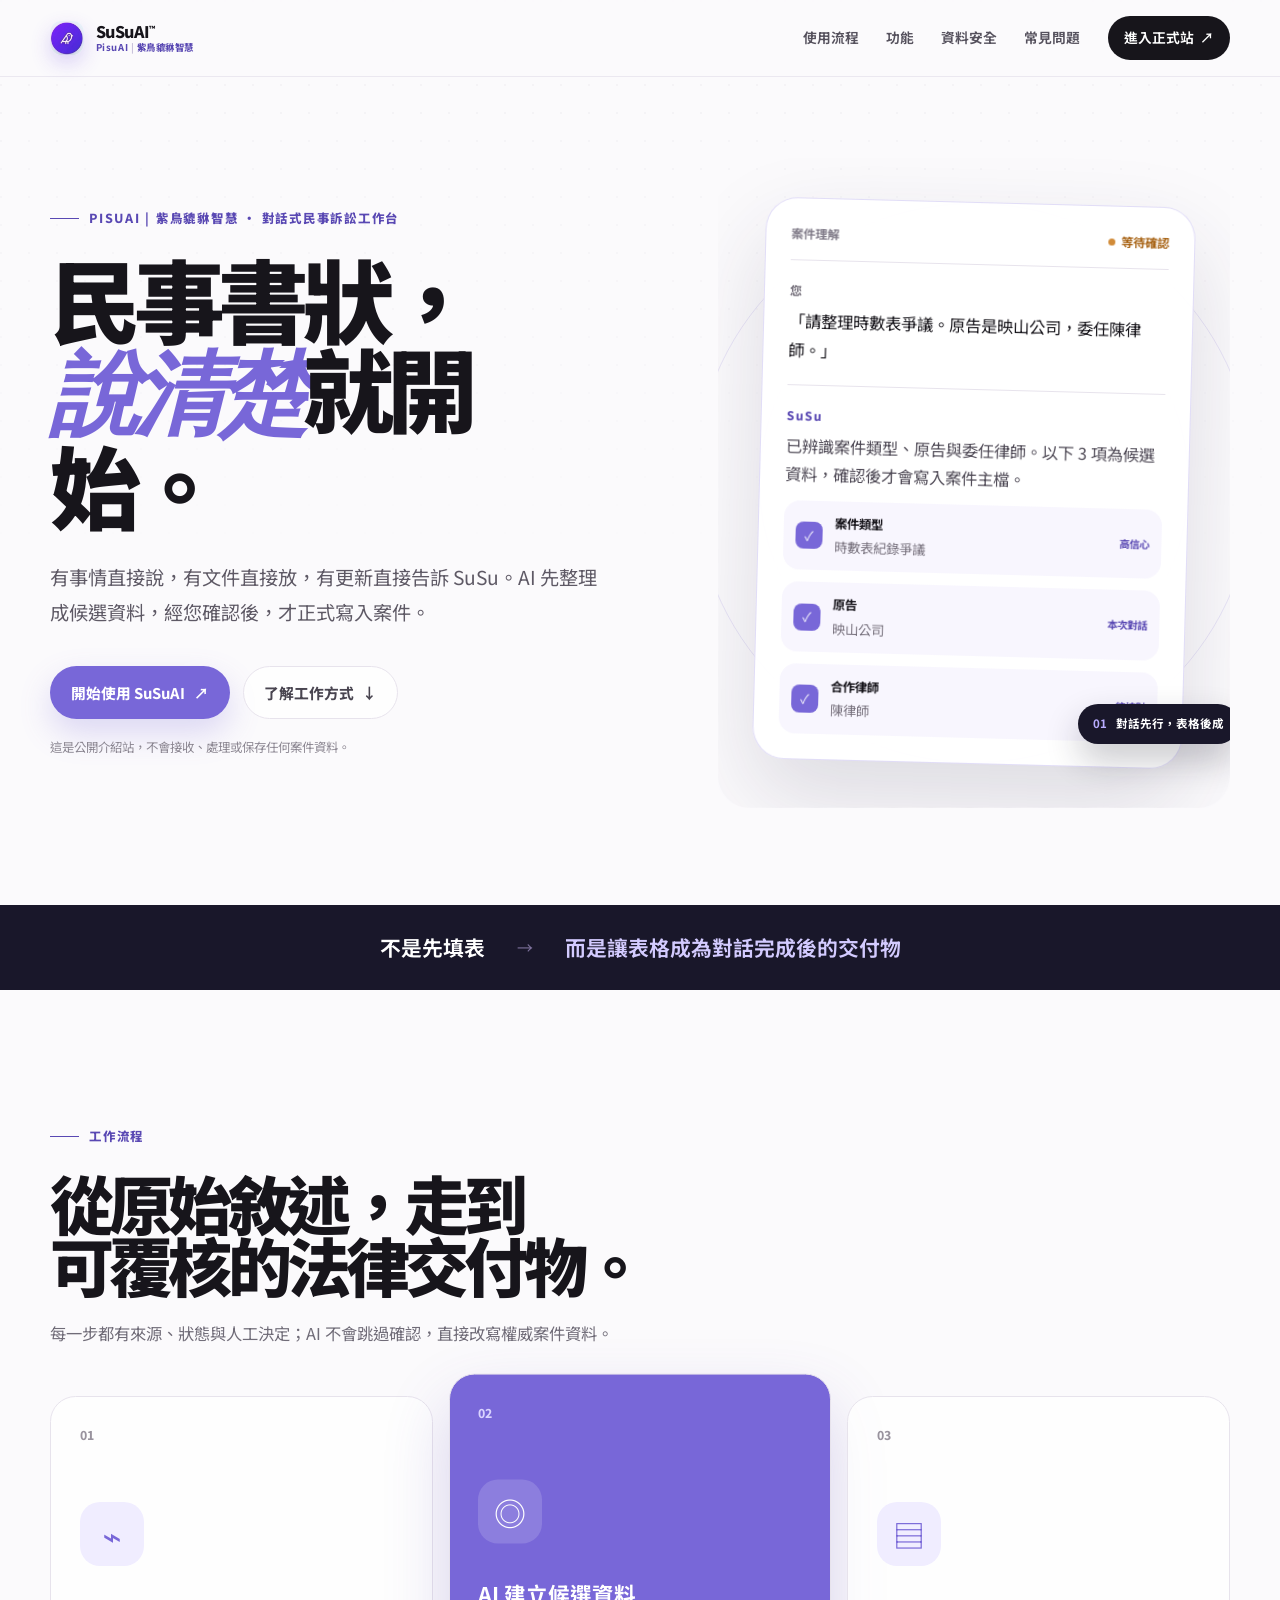
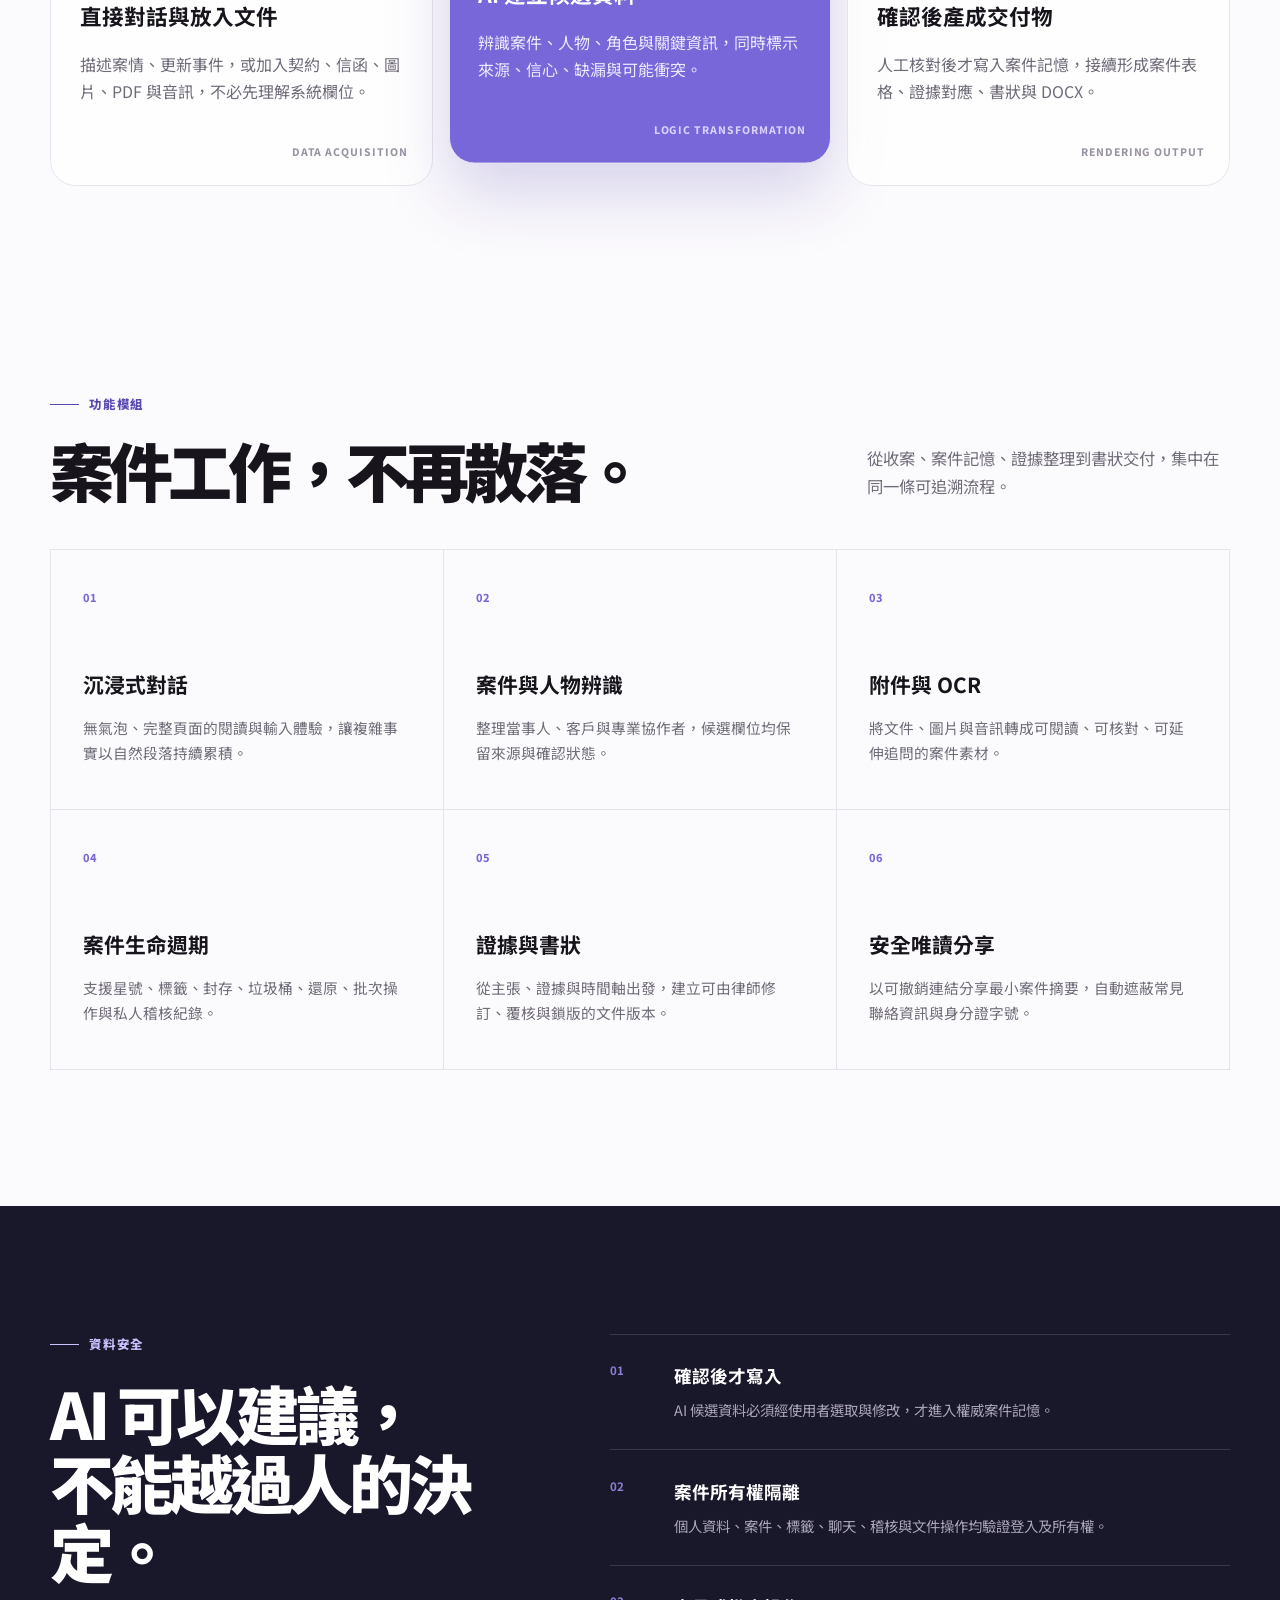
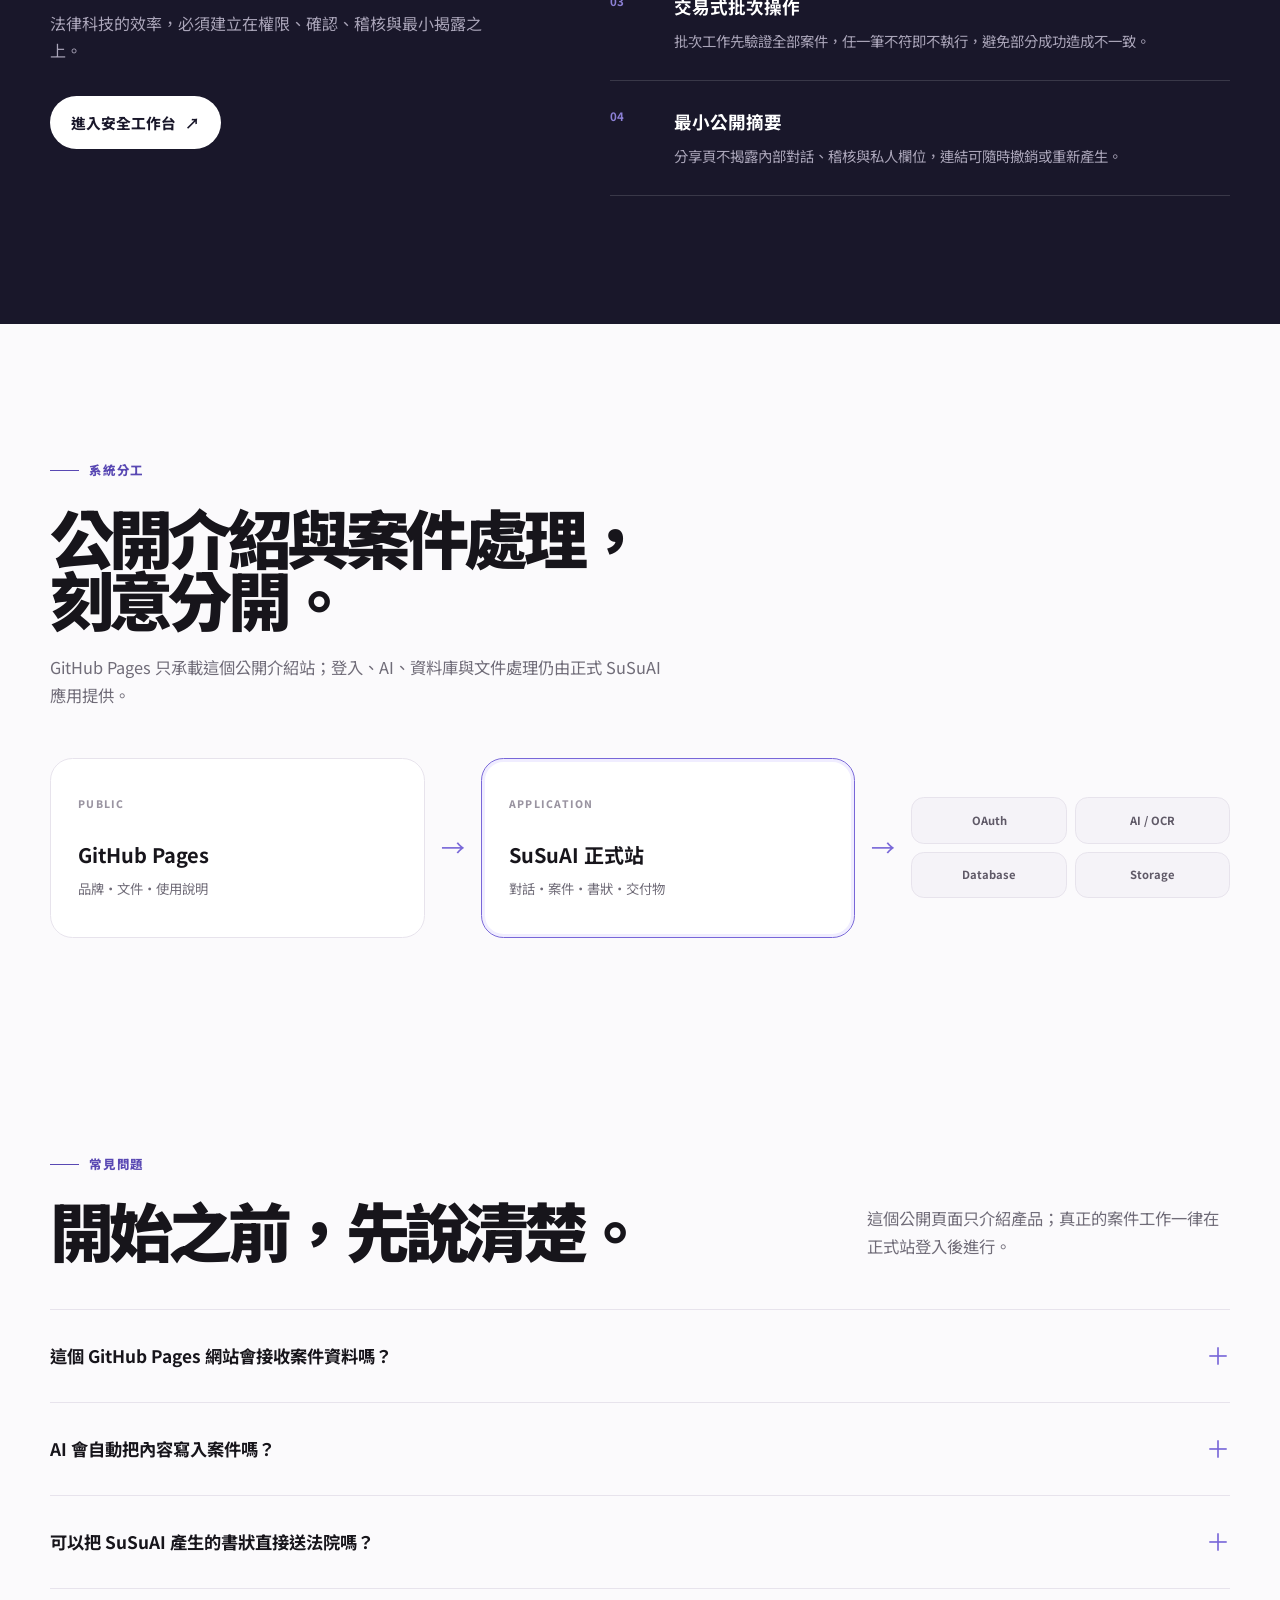
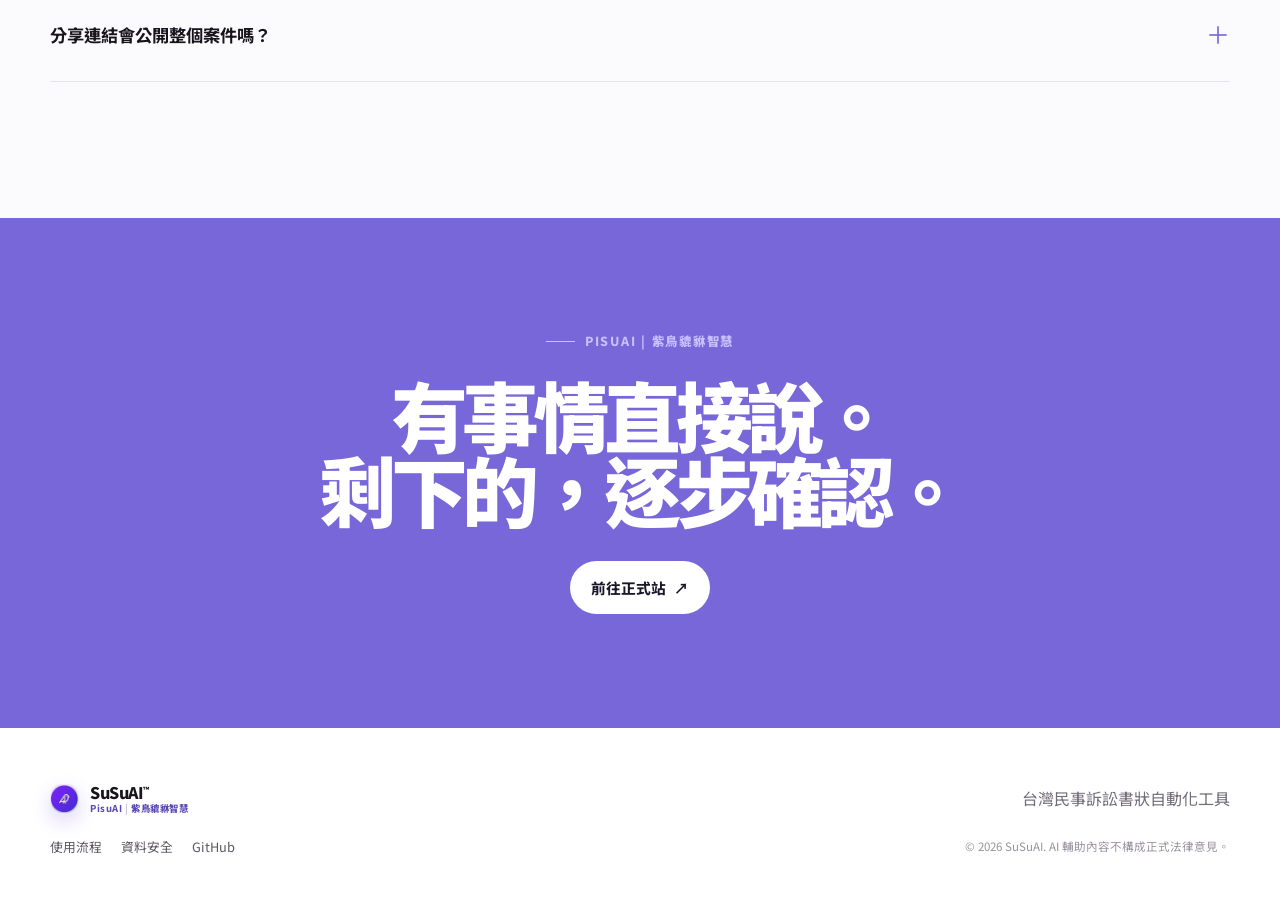
<file: index.html>
<!doctype html>
<html lang="zh-Hant">
  <head>
    <meta charset="UTF-8" />
    <meta name="viewport" content="width=device-width, initial-scale=1" />
    <meta name="theme-color" content="#f8f7fc" />
    <meta
      name="description"
      content="SuSuAI 是以對話為入口的台灣民事訴訟書狀協作工具，協助整理案件資料、確認 AI 候選欄位、管理證據與產出可覆核交付物。"
    />
    <meta name="robots" content="index,follow,max-image-preview:large" />
    <meta property="og:type" content="website" />
    <meta property="og:locale" content="zh_TW" />
    <meta property="og:site_name" content="PisuAI｜紫鳥貔貅智慧" />
    <meta property="og:title" content="SuSuAI｜民事書狀，說清楚就開始" />
    <meta
      property="og:description"
      content="從對話與文件開始，由 AI 建立候選資料，經人工確認後形成案件記憶與法律交付物。"
    />
    <meta property="og:url" content="https://kuohuafan.github.io/susuai-pages/" />
    <link rel="canonical" href="https://kuohuafan.github.io/susuai-pages/" />
    <link rel="preconnect" href="https://fonts.googleapis.com" />
    <link rel="preconnect" href="https://fonts.gstatic.com" crossorigin />
    <link
      href="https://fonts.googleapis.com/css2?family=Noto+Sans+TC:wght@400;500;600;700;800;900&family=Source+Serif+4:ital,wght@0,600;1,600&display=swap"
      rel="stylesheet"
    />
    <link rel="icon" type="image/png" href="./pisuai-logo.png" />
    <link rel="stylesheet" href="./styles.css" />
    <title>SuSuAI｜民事書狀，說清楚就開始</title>
  </head>
  <body>
    <a class="skip-link" href="#main">跳至主要內容</a>

    <header class="site-header" data-header>
      <a class="brand" href="#top" aria-label="SuSuAI 首頁">
        <span class="brand-mark" aria-hidden="true">
          <img src="./pisuai-logo.png" alt="" />
        </span>
        <span class="brand-copy"><span class="brand-product">SuSuAI<sup>™</sup></span><span class="brand-signature">PisuAI <b>|</b> 紫鳥貔貅智慧</span></span>
      </a>

      <button class="menu-toggle" type="button" aria-expanded="false" aria-controls="site-nav" data-menu-toggle>
        <span class="sr-only">開啟導覽選單</span>
        <span></span><span></span><span></span>
      </button>

      <nav class="site-nav" id="site-nav" aria-label="主要導覽" data-nav>
        <a href="#workflow">使用流程</a>
        <a href="#features">功能</a>
        <a href="#security">資料安全</a>
        <a href="#faq">常見問題</a>
        <a class="nav-cta" href="https://susuai2.manus.space/" target="_blank" rel="noopener noreferrer">
          進入正式站
          <span aria-hidden="true">↗</span>
        </a>
      </nav>
    </header>

    <main id="main">
      <section class="hero" id="top">
        <div class="hero-copy">
          <p class="eyebrow"><span></span> PisuAI | 紫鳥貔貅智慧 · 對話式民事訴訟工作台</p>
          <h1>民事書狀，<br /><em>說清楚</em>就開始。</h1>
          <p class="hero-lead">
            有事情直接說，有文件直接放，有更新直接告訴 SuSu。AI 先整理成候選資料，經您確認後，才正式寫入案件。
          </p>
          <div class="hero-actions">
            <a class="button button-primary" href="https://susuai2.manus.space/" target="_blank" rel="noopener noreferrer">
              開始使用 SuSuAI <span aria-hidden="true">↗</span>
            </a>
            <a class="button button-quiet" href="#workflow">了解工作方式 <span aria-hidden="true">↓</span></a>
          </div>
          <p class="public-note">這是公開介紹站，不會接收、處理或保存任何案件資料。</p>
        </div>

        <div class="hero-stage" aria-label="SuSuAI 工作流程預覽">
          <div class="stage-orbit orbit-one"></div>
          <div class="stage-orbit orbit-two"></div>
          <article class="conversation-sheet">
            <div class="sheet-topline">
              <span>案件理解</span>
              <span class="status"><i></i> 等待確認</span>
            </div>
            <p class="speaker">您</p>
            <p class="statement">「請整理時數表爭議。原告是映山公司，委任陳律師。」</p>
            <div class="rule"></div>
            <p class="speaker accent">SuSu</p>
            <p class="response">已辨識案件類型、原告與委任律師。以下 3 項為候選資料，確認後才會寫入案件主檔。</p>
            <div class="candidate-row">
              <span class="candidate-check">✓</span>
              <span><strong>案件類型</strong><small>時數表紀錄爭議</small></span>
              <span class="confidence">高信心</span>
            </div>
            <div class="candidate-row">
              <span class="candidate-check">✓</span>
              <span><strong>原告</strong><small>映山公司</small></span>
              <span class="confidence">本次對話</span>
            </div>
            <div class="candidate-row">
              <span class="candidate-check">✓</span>
              <span><strong>合作律師</strong><small>陳律師</small></span>
              <span class="confidence">待核對</span>
            </div>
          </article>
          <div class="stage-caption"><span>01</span> 對話先行，表格後成</div>
        </div>
      </section>

      <section class="principle-band" aria-label="核心原則">
        <p>不是先填表</p><span>→</span><p>而是讓表格成為對話完成後的交付物</p>
      </section>

      <section class="section workflow" id="workflow">
        <div class="section-heading">
          <p class="eyebrow"><span></span> 工作流程</p>
          <h2>從原始敘述，走到<br />可覆核的法律交付物。</h2>
          <p>每一步都有來源、狀態與人工決定；AI 不會跳過確認，直接改寫權威案件資料。</p>
        </div>
        <div class="workflow-grid">
          <article class="workflow-card">
            <div class="step-number">01</div>
            <div class="step-icon" aria-hidden="true">⌁</div>
            <h3>直接對話與放入文件</h3>
            <p>描述案情、更新事件，或加入契約、信函、圖片、PDF 與音訊，不必先理解系統欄位。</p>
            <span class="card-tag">Data acquisition</span>
          </article>
          <article class="workflow-card featured">
            <div class="step-number">02</div>
            <div class="step-icon" aria-hidden="true">◎</div>
            <h3>AI 建立候選資料</h3>
            <p>辨識案件、人物、角色與關鍵資訊，同時標示來源、信心、缺漏與可能衝突。</p>
            <span class="card-tag">Logic transformation</span>
          </article>
          <article class="workflow-card">
            <div class="step-number">03</div>
            <div class="step-icon" aria-hidden="true">▤</div>
            <h3>確認後產成交付物</h3>
            <p>人工核對後才寫入案件記憶，接續形成案件表格、證據對應、書狀與 DOCX。</p>
            <span class="card-tag">Rendering output</span>
          </article>
        </div>
      </section>

      <section class="section features" id="features">
        <div class="section-heading split-heading">
          <div>
            <p class="eyebrow"><span></span> 功能模組</p>
            <h2>案件工作，不再散落。</h2>
          </div>
          <p>從收案、案件記憶、證據整理到書狀交付，集中在同一條可追溯流程。</p>
        </div>
        <div class="feature-grid">
          <article class="feature-item"><span>01</span><h3>沉浸式對話</h3><p>無氣泡、完整頁面的閱讀與輸入體驗，讓複雜事實以自然段落持續累積。</p></article>
          <article class="feature-item"><span>02</span><h3>案件與人物辨識</h3><p>整理當事人、客戶與專業協作者，候選欄位均保留來源與確認狀態。</p></article>
          <article class="feature-item"><span>03</span><h3>附件與 OCR</h3><p>將文件、圖片與音訊轉成可閱讀、可核對、可延伸追問的案件素材。</p></article>
          <article class="feature-item"><span>04</span><h3>案件生命週期</h3><p>支援星號、標籤、封存、垃圾桶、還原、批次操作與私人稽核紀錄。</p></article>
          <article class="feature-item"><span>05</span><h3>證據與書狀</h3><p>從主張、證據與時間軸出發，建立可由律師修訂、覆核與鎖版的文件版本。</p></article>
          <article class="feature-item"><span>06</span><h3>安全唯讀分享</h3><p>以可撤銷連結分享最小案件摘要，自動遮蔽常見聯絡資訊與身分證字號。</p></article>
        </div>
      </section>

      <section class="section security" id="security">
        <div class="security-intro">
          <p class="eyebrow light"><span></span> 資料安全</p>
          <h2>AI 可以建議，<br />不能越過人的決定。</h2>
          <p>法律科技的效率，必須建立在權限、確認、稽核與最小揭露之上。</p>
          <a class="button button-light" href="https://susuai2.manus.space/" target="_blank" rel="noopener noreferrer">進入安全工作台 <span aria-hidden="true">↗</span></a>
        </div>
        <div class="security-list">
          <article><b>01</b><div><h3>確認後才寫入</h3><p>AI 候選資料必須經使用者選取與修改，才進入權威案件記憶。</p></div></article>
          <article><b>02</b><div><h3>案件所有權隔離</h3><p>個人資料、案件、標籤、聊天、稽核與文件操作均驗證登入及所有權。</p></div></article>
          <article><b>03</b><div><h3>交易式批次操作</h3><p>批次工作先驗證全部案件，任一筆不符即不執行，避免部分成功造成不一致。</p></div></article>
          <article><b>04</b><div><h3>最小公開摘要</h3><p>分享頁不揭露內部對話、稽核與私人欄位，連結可隨時撤銷或重新產生。</p></div></article>
        </div>
      </section>

      <section class="section architecture" id="architecture">
        <div class="section-heading">
          <p class="eyebrow"><span></span> 系統分工</p>
          <h2>公開介紹與案件處理，<br />刻意分開。</h2>
          <p>GitHub Pages 只承載這個公開介紹站；登入、AI、資料庫與文件處理仍由正式 SuSuAI 應用提供。</p>
        </div>
        <div class="architecture-map" role="img" aria-label="GitHub Pages 公開介紹站導向 Manus 正式應用，正式應用連接 OAuth、AI、資料庫與檔案儲存">
          <div class="arch-node public"><span>PUBLIC</span><strong>GitHub Pages</strong><small>品牌・文件・使用說明</small></div>
          <div class="arch-arrow">→</div>
          <div class="arch-node app"><span>APPLICATION</span><strong>SuSuAI 正式站</strong><small>對話・案件・書狀・交付物</small></div>
          <div class="arch-arrow desktop-only">→</div>
          <div class="arch-stack">
            <span>OAuth</span><span>AI / OCR</span><span>Database</span><span>Storage</span>
          </div>
        </div>
      </section>

      <section class="section faq" id="faq">
        <div class="section-heading split-heading">
          <div>
            <p class="eyebrow"><span></span> 常見問題</p>
            <h2>開始之前，先說清楚。</h2>
          </div>
          <p>這個公開頁面只介紹產品；真正的案件工作一律在正式站登入後進行。</p>
        </div>
        <div class="faq-list">
          <details><summary>這個 GitHub Pages 網站會接收案件資料嗎？<span>＋</span></summary><p>不會。本頁沒有登入、表單、上傳、API 或案件處理功能；所有工作按鈕都會開啟 SuSuAI 正式站。</p></details>
          <details><summary>AI 會自動把內容寫入案件嗎？<span>＋</span></summary><p>不會。AI 先建立候選欄位並標示來源與信心；只有使用者確認的項目才會進入正式案件記憶。</p></details>
          <details><summary>可以把 SuSuAI 產生的書狀直接送法院嗎？<span>＋</span></summary><p>不建議。系統提供草稿、格式檢查與協作工具，但正式法律意見、法條引用、訴訟策略及送件內容仍應由承辦律師核閱。</p></details>
          <details><summary>分享連結會公開整個案件嗎？<span>＋</span></summary><p>不會。唯讀分享只回傳最小必要摘要，排除內部對話、稽核與私人欄位；案件擁有者也可以撤銷或重建連結。</p></details>
        </div>
      </section>

      <section class="closing-cta">
        <p class="eyebrow light"><span></span> PisuAI | 紫鳥貔貅智慧</p>
        <h2>有事情直接說。<br />剩下的，逐步確認。</h2>
        <a class="button button-light" href="https://susuai2.manus.space/" target="_blank" rel="noopener noreferrer">前往正式站 <span aria-hidden="true">↗</span></a>
      </section>
    </main>

    <footer class="site-footer">
      <a class="brand" href="#top"><span class="brand-mark small" aria-hidden="true"><img src="./pisuai-logo.png" alt="" /></span><span class="brand-copy"><span class="brand-product">SuSuAI<sup>™</sup></span><span class="brand-signature">PisuAI <b>|</b> 紫鳥貔貅智慧</span></span></a>
      <p>台灣民事訴訟書狀自動化工具</p>
      <nav aria-label="頁尾導覽"><a href="#workflow">使用流程</a><a href="#security">資料安全</a><a href="https://github.com/KuohuaFan/susuai-pages" target="_blank" rel="noopener noreferrer">GitHub</a></nav>
      <p class="copyright">© <span data-year></span> SuSuAI. AI 輔助內容不構成正式法律意見。</p>
    </footer>

    <script src="./script.js" defer></script>
  </body>
</html>
</file>
<file: styles.css>
:root {
  --paper: #fbfafc;
  --white: #ffffff;
  --ink: #17151b;
  --muted: #706c78;
  --line: #e7e3ec;
  --lavender: #7867d8;
  --lavender-dark: #5948b3;
  --lavender-soft: #f0edff;
  --lilac: #e6e0ff;
  --navy: #19172a;
  --amber: #a86416;
  --max-width: 1180px;
  --ease-out: cubic-bezier(0.23, 1, 0.32, 1);
}

* { box-sizing: border-box; }
html { scroll-behavior: smooth; }
body {
  margin: 0;
  min-width: 320px;
  overflow-x: hidden;
  background: var(--paper);
  color: var(--ink);
  font-family: "Noto Sans TC", system-ui, -apple-system, BlinkMacSystemFont, "Segoe UI", sans-serif;
  line-height: 1.7;
  text-rendering: optimizeLegibility;
}
body::before {
  content: "";
  position: fixed;
  inset: 0;
  pointer-events: none;
  opacity: 0.22;
  background-image: radial-gradient(circle at 1px 1px, rgba(55, 45, 83, 0.18) 1px, transparent 0);
  background-size: 28px 28px;
  mask-image: linear-gradient(to bottom, black, transparent 68%);
  z-index: -1;
}
a { color: inherit; }
button, a { -webkit-tap-highlight-color: transparent; }
button:focus-visible, a:focus-visible, summary:focus-visible { outline: 3px solid rgba(120, 103, 216, 0.45); outline-offset: 4px; }
.sr-only { position: absolute; width: 1px; height: 1px; padding: 0; margin: -1px; overflow: hidden; clip: rect(0, 0, 0, 0); white-space: nowrap; border: 0; }
.skip-link { position: fixed; top: 0; left: 1rem; z-index: 100; transform: translateY(-120%); background: var(--ink); color: white; padding: 0.7rem 1rem; border-radius: 0 0 0.75rem 0.75rem; transition: transform 160ms var(--ease-out); }
.skip-link:focus { transform: translateY(0); }

.site-header {
  position: sticky;
  top: 0;
  z-index: 50;
  display: flex;
  align-items: center;
  justify-content: space-between;
  width: 100%;
  padding: 1rem max(1.25rem, calc((100vw - var(--max-width)) / 2));
  background: rgba(251, 250, 252, 0.9);
  border-bottom: 1px solid rgba(231, 227, 236, 0.78);
  backdrop-filter: blur(18px);
}
.brand { display: inline-flex; min-width: 0; align-items: center; gap: 0.72rem; text-decoration: none; }
.brand sup { font-size: 0.5em; vertical-align: super; }
.brand-mark { display: grid; flex: 0 0 auto; width: 2.15rem; height: 2.15rem; overflow: hidden; place-items: center; border-radius: 0.72rem; box-shadow: 0 8px 20px rgba(92, 52, 219, 0.2); }
.brand-mark img { display: block; width: 100%; height: 100%; object-fit: cover; }
.brand-mark.small { width: 1.8rem; height: 1.8rem; font-size: 0.76rem; }
.brand-copy { display: grid; min-width: 0; line-height: 1.05; }
.brand-product { color: var(--ink); font-size: 1rem; font-weight: 850; letter-spacing: -0.03em; }
.brand-signature { margin-top: 0.23rem; color: var(--lavender-dark); font-size: 0.59rem; font-weight: 750; letter-spacing: 0.055em; white-space: nowrap; }
.brand-signature b { color: #b3aacd; font-weight: 500; }
.site-nav { display: flex; align-items: center; gap: 1.7rem; }
.site-nav a { color: #55515d; font-size: 0.86rem; font-weight: 650; text-decoration: none; transition: color 160ms var(--ease-out); }
.site-nav a:hover { color: var(--ink); }
.site-nav .nav-cta { display: inline-flex; align-items: center; gap: 0.4rem; padding: 0.65rem 1rem; border-radius: 999px; background: var(--ink); color: white; }
.menu-toggle { display: none; width: 2.75rem; height: 2.75rem; place-items: center; gap: 4px; border: 0; border-radius: 50%; background: var(--white); box-shadow: 0 8px 25px rgba(30, 25, 50, 0.08); }
.menu-toggle span:not(.sr-only) { display: block; width: 17px; height: 1.5px; background: currentColor; transition: transform 180ms var(--ease-out), opacity 180ms var(--ease-out); }
.menu-toggle[aria-expanded="true"] span:nth-child(2) { transform: translateY(5.5px) rotate(45deg); }
.menu-toggle[aria-expanded="true"] span:nth-child(3) { opacity: 0; }
.menu-toggle[aria-expanded="true"] span:nth-child(4) { transform: translateY(-5.5px) rotate(-45deg); }

.hero { position: relative; display: grid; grid-template-columns: minmax(0, 1.05fr) minmax(380px, 0.95fr); align-items: center; gap: clamp(3rem, 8vw, 7.5rem); width: min(var(--max-width), calc(100% - 2.5rem)); min-height: calc(100svh - 72px); margin: 0 auto; padding: 5rem 0 6rem; }
.hero-copy { position: relative; z-index: 2; }
.eyebrow { display: flex; align-items: center; gap: 0.65rem; margin: 0 0 1.45rem; color: var(--lavender-dark); font-size: 0.78rem; font-weight: 800; letter-spacing: 0.14em; text-transform: uppercase; }
.eyebrow span { width: 1.8rem; height: 1px; background: currentColor; }
.eyebrow.light { color: #c9c0ff; }
.hero h1, .section h2, .closing-cta h2 { margin: 0; font-size: clamp(3.6rem, 7.1vw, 6.8rem); line-height: 0.98; letter-spacing: -0.075em; font-weight: 900; }
.hero h1 em { color: var(--lavender); font-family: "Source Serif 4", serif; font-weight: 600; }
.hero-lead { max-width: 44rem; margin: 2rem 0 0; color: #5e5965; font-size: clamp(1.05rem, 1.5vw, 1.3rem); line-height: 1.85; }
.hero-actions { display: flex; flex-wrap: wrap; gap: 0.8rem; margin-top: 2.2rem; }
.button { display: inline-flex; min-height: 3.25rem; align-items: center; justify-content: center; gap: 0.55rem; padding: 0.8rem 1.25rem; border: 1px solid transparent; border-radius: 999px; font-size: 0.92rem; font-weight: 750; text-decoration: none; transition: transform 160ms var(--ease-out), background 160ms var(--ease-out), box-shadow 160ms var(--ease-out); }
.button:active { transform: scale(0.97); }
.button-primary { background: var(--lavender); color: white; box-shadow: 0 14px 32px rgba(120, 103, 216, 0.24); }
.button-primary:hover { background: var(--lavender-dark); transform: translateY(-2px); }
.button-quiet { border-color: var(--line); background: rgba(255,255,255,0.7); color: #494550; }
.button-quiet:hover { background: white; }
.button-light { background: white; color: var(--navy); }
.public-note { margin: 1.15rem 0 0; color: #8b8691; font-size: 0.78rem; }

.hero-stage { position: relative; min-height: 650px; display: grid; place-items: center; overflow: hidden; border-radius: 2rem; }
.stage-orbit { position: absolute; border: 1px solid rgba(120, 103, 216, 0.15); border-radius: 50%; }
.orbit-one { width: 560px; height: 560px; }
.orbit-two { width: 430px; height: 430px; }
.conversation-sheet { position: relative; z-index: 2; width: min(100%, 430px); padding: 1.55rem; border: 1px solid rgba(120, 103, 216, 0.22); border-radius: 2rem; background: rgba(255, 255, 255, 0.92); box-shadow: 0 38px 90px rgba(44, 37, 73, 0.15); backdrop-filter: blur(16px); transform: rotate(1.5deg); }
.sheet-topline { display: flex; justify-content: space-between; align-items: center; padding-bottom: 1rem; border-bottom: 1px solid var(--line); color: #847f8c; font-size: 0.76rem; font-weight: 700; }
.status { display: inline-flex; align-items: center; gap: 0.4rem; color: var(--amber); }
.status i { width: 0.45rem; height: 0.45rem; border-radius: 50%; background: #d18b38; }
.speaker { margin: 1.25rem 0 0.35rem; color: #7b7681; font-size: 0.75rem; font-weight: 800; letter-spacing: 0.08em; }
.speaker.accent { color: var(--lavender-dark); }
.statement, .response { margin: 0; font-size: 1.02rem; line-height: 1.75; }
.response { color: #4f4a56; }
.rule { height: 1px; margin-top: 1.25rem; background: var(--line); }
.candidate-row { display: grid; grid-template-columns: auto 1fr auto; align-items: center; gap: 0.75rem; margin-top: 0.75rem; padding: 0.75rem; border-radius: 1rem; background: #f8f6fe; }
.candidate-check { display: grid; width: 1.7rem; height: 1.7rem; place-items: center; border-radius: 0.5rem; background: var(--lavender); color: white; font-size: 0.8rem; }
.candidate-row strong, .candidate-row small { display: block; }
.candidate-row strong { font-size: 0.78rem; }
.candidate-row small { margin-top: 0.12rem; color: #77717d; }
.confidence { color: var(--lavender-dark); font-size: 0.65rem; font-weight: 700; }
.stage-caption { position: absolute; right: -0.5rem; bottom: 4rem; z-index: 3; display: flex; align-items: center; gap: 0.55rem; padding: 0.65rem 0.9rem; border-radius: 999px; background: var(--navy); color: white; font-size: 0.72rem; font-weight: 700; box-shadow: 0 16px 34px rgba(25, 23, 42, 0.24); }
.stage-caption span { color: #b9adff; }

.principle-band { display: flex; align-items: center; justify-content: center; gap: 2rem; padding: 1.55rem 1.5rem; background: var(--navy); color: white; text-align: center; }
.principle-band p { margin: 0; font-size: clamp(0.95rem, 1.7vw, 1.3rem); font-weight: 650; }
.principle-band p:last-child { color: #d3cbff; }
.principle-band span { color: #7f739e; }

.section { width: min(var(--max-width), calc(100% - 2.5rem)); margin: 0 auto; padding: 8.5rem 0; }
.section-heading { max-width: 790px; margin-bottom: 3rem; }
.section-heading h2 { font-size: clamp(2.45rem, 5vw, 4.8rem); }
.section-heading > p:last-child, .split-heading > p { max-width: 620px; margin: 1.5rem 0 0; color: var(--muted); font-size: 1.02rem; }
.split-heading { display: grid; max-width: none; grid-template-columns: 1.35fr 0.65fr; align-items: end; gap: 4rem; }

.workflow-grid { display: grid; grid-template-columns: repeat(3, 1fr); gap: 1rem; }
.workflow-card { position: relative; min-height: 390px; padding: 1.8rem; border: 1px solid var(--line); border-radius: 1.6rem; background: rgba(255,255,255,0.72); overflow: hidden; }
.workflow-card.featured { background: var(--lavender); color: white; transform: translateY(-1.4rem); box-shadow: 0 30px 65px rgba(94, 78, 184, 0.22); }
.step-number { color: #99939e; font-size: 0.76rem; font-weight: 800; }
.featured .step-number { color: #d9d3ff; }
.step-icon { display: grid; width: 4rem; height: 4rem; place-items: center; margin: 3.5rem 0 2rem; border-radius: 1.25rem; background: var(--lavender-soft); color: var(--lavender); font-size: 2rem; }
.featured .step-icon { background: rgba(255,255,255,0.15); color: white; }
.workflow-card h3 { margin: 0; font-size: 1.35rem; }
.workflow-card p { color: var(--muted); }
.featured p { color: #edeaff; }
.card-tag { position: absolute; right: 1.5rem; bottom: 1.5rem; color: #9a94a1; font-size: 0.65rem; font-weight: 800; letter-spacing: 0.09em; text-transform: uppercase; }
.featured .card-tag { color: #d8d1ff; }

.features { padding-top: 4.5rem; }
.feature-grid { display: grid; grid-template-columns: repeat(3, 1fr); border-top: 1px solid var(--line); border-left: 1px solid var(--line); }
.feature-item { min-height: 260px; padding: 2rem; border-right: 1px solid var(--line); border-bottom: 1px solid var(--line); background: rgba(251, 250, 252, 0.62); transition: background 180ms var(--ease-out), transform 180ms var(--ease-out); }
.feature-item:hover { position: relative; background: white; transform: translateY(-3px); box-shadow: 0 20px 44px rgba(34, 28, 54, 0.08); }
.feature-item > span { color: var(--lavender); font-size: 0.68rem; font-weight: 800; }
.feature-item h3 { margin: 3.6rem 0 0.8rem; font-size: 1.3rem; }
.feature-item p { margin: 0; color: var(--muted); font-size: 0.92rem; }

.security { display: grid; width: 100%; grid-template-columns: minmax(0, 0.85fr) minmax(0, 1.15fr); gap: clamp(3rem, 8vw, 8rem); margin: 0; padding: 8rem max(1.25rem, calc((100vw - var(--max-width)) / 2)); background: var(--navy); color: white; }
.security-intro h2 { margin: 0; font-size: clamp(2.7rem, 5vw, 5rem); line-height: 1.08; letter-spacing: -0.065em; }
.security-intro > p:not(.eyebrow) { max-width: 520px; margin: 1.5rem 0 2rem; color: #aaa5b9; }
.security-list { border-top: 1px solid rgba(255,255,255,0.14); }
.security-list article { display: grid; grid-template-columns: 3rem 1fr; gap: 1rem; padding: 1.65rem 0; border-bottom: 1px solid rgba(255,255,255,0.14); }
.security-list b { color: #8c80d5; font-size: 0.72rem; }
.security-list h3 { margin: 0 0 0.45rem; font-size: 1.1rem; }
.security-list p { margin: 0; color: #aaa5b9; font-size: 0.9rem; }

.architecture-map { display: grid; grid-template-columns: 1fr auto 1fr auto 0.85fr; align-items: center; gap: 1rem; margin-top: 3rem; }
.arch-node { display: flex; min-height: 180px; flex-direction: column; justify-content: center; padding: 1.7rem; border: 1px solid var(--line); border-radius: 1.4rem; background: white; }
.arch-node span { color: #9a94a1; font-size: 0.65rem; font-weight: 800; letter-spacing: 0.12em; }
.arch-node strong { margin-top: 1.6rem; font-size: 1.25rem; }
.arch-node small { margin-top: 0.35rem; color: var(--muted); }
.arch-node.app { border-color: var(--lavender); box-shadow: inset 0 0 0 3px var(--lavender-soft); }
.arch-arrow { color: var(--lavender); font-size: 1.5rem; }
.arch-stack { display: grid; grid-template-columns: repeat(2, 1fr); gap: 0.5rem; }
.arch-stack span { padding: 0.8rem 0.45rem; border: 1px solid var(--line); border-radius: 0.8rem; background: #f5f3f8; color: #5f5967; font-size: 0.7rem; font-weight: 700; text-align: center; }

.faq { padding-top: 5rem; }
.faq-list { border-top: 1px solid var(--line); }
.faq-list details { border-bottom: 1px solid var(--line); }
.faq-list summary { display: flex; align-items: center; justify-content: space-between; gap: 1rem; padding: 1.6rem 0; font-size: 1.08rem; font-weight: 700; cursor: pointer; list-style: none; }
.faq-list summary::-webkit-details-marker { display: none; }
.faq-list summary span { color: var(--lavender); font-size: 1.5rem; font-weight: 400; transition: transform 180ms var(--ease-out); }
.faq-list details[open] summary span { transform: rotate(45deg); }
.faq-list details p { max-width: 780px; margin: -0.4rem 0 1.7rem; color: var(--muted); }

.closing-cta { display: grid; min-height: 510px; place-content: center; padding: 5rem 1.5rem; background: var(--lavender); color: white; text-align: center; }
.closing-cta .eyebrow { justify-content: center; }
.closing-cta h2 { font-size: clamp(3rem, 6vw, 6rem); }
.closing-cta .button { justify-self: center; margin-top: 2.2rem; }

.site-footer { display: grid; grid-template-columns: 1fr 1fr; align-items: center; gap: 1.4rem; padding: 3.5rem max(1.25rem, calc((100vw - var(--max-width)) / 2)); background: white; }
.site-footer > p { margin: 0; color: var(--muted); text-align: right; }
.site-footer nav { display: flex; gap: 1.2rem; }
.site-footer nav a { color: #5c5762; font-size: 0.8rem; text-decoration: none; }
.site-footer .copyright { color: #99939f; font-size: 0.72rem; }

@media (max-width: 900px) {
  .menu-toggle { display: grid; }
  .site-nav { position: fixed; inset: 4.8rem 1rem auto; display: grid; gap: 0; padding: 0.75rem; border: 1px solid var(--line); border-radius: 1.25rem; background: rgba(255,255,255,0.97); box-shadow: 0 28px 65px rgba(32, 26, 50, 0.16); opacity: 0; transform: translateY(-0.7rem) scale(0.98); transform-origin: top right; pointer-events: none; transition: opacity 180ms var(--ease-out), transform 180ms var(--ease-out); }
  .site-nav[data-open="true"] { opacity: 1; transform: none; pointer-events: auto; }
  .site-nav a { padding: 0.85rem 0.9rem; }
  .site-nav .nav-cta { margin-top: 0.35rem; justify-content: center; }
  .hero { grid-template-columns: 1fr; gap: 2rem; padding-top: 4rem; }
  .hero-stage { min-height: 590px; }
  .stage-caption { right: 1rem; }
  .workflow-grid { grid-template-columns: 1fr; }
  .workflow-card { min-height: 300px; }
  .workflow-card.featured { transform: none; }
  .step-icon { margin: 2.4rem 0 1.6rem; }
  .feature-grid { grid-template-columns: repeat(2, 1fr); }
  .security { grid-template-columns: 1fr; }
  .architecture-map { grid-template-columns: 1fr; }
  .arch-arrow { transform: rotate(90deg); justify-self: center; }
  .desktop-only { display: none; }
  .arch-stack { grid-template-columns: repeat(4, 1fr); }
}

@media (max-width: 620px) {
  .site-header { padding: 0.8rem 1rem; }
  .brand { gap: 0.55rem; }
  .brand-signature { font-size: 0.52rem; letter-spacing: 0.025em; }
  .hero { width: min(100% - 2rem, var(--max-width)); min-height: auto; padding: 4rem 0 4.5rem; }
  .hero h1 { font-size: clamp(3.15rem, 15vw, 5rem); }
  .hero-lead { font-size: 1rem; }
  .hero-actions { display: grid; }
  .button { width: 100%; }
  .hero-stage { min-height: 520px; }
  .conversation-sheet { padding: 1.15rem; border-radius: 1.5rem; transform: none; }
  .orbit-one { width: 100%; height: auto; aspect-ratio: 1; }
  .orbit-two { width: 78%; height: auto; aspect-ratio: 1; }
  .candidate-row { grid-template-columns: auto 1fr; }
  .confidence { grid-column: 2; }
  .stage-caption { bottom: 0; right: 0; }
  .principle-band { flex-direction: column; gap: 0.25rem; padding: 1.4rem 1rem; }
  .principle-band span { transform: rotate(90deg); }
  .section { width: min(100% - 2rem, var(--max-width)); padding: 6rem 0; }
  .section-heading h2 { font-size: clamp(2.4rem, 12vw, 3.9rem); }
  .split-heading { grid-template-columns: 1fr; gap: 0.25rem; }
  .feature-grid { grid-template-columns: 1fr; }
  .feature-item { min-height: 220px; }
  .security { padding: 6rem 1rem; }
  .security-intro h2 { font-size: 2.75rem; }
  .arch-stack { grid-template-columns: repeat(2, 1fr); }
  .closing-cta h2 { font-size: 3.2rem; }
  .site-footer { grid-template-columns: 1fr; padding: 3rem 1rem; }
  .site-footer > p { text-align: left; }
  .site-footer nav { flex-wrap: wrap; }
}

@media (prefers-reduced-motion: reduce) {
  html { scroll-behavior: auto; }
  *, *::before, *::after { transition-duration: 0.01ms !important; animation-duration: 0.01ms !important; animation-iteration-count: 1 !important; }
}
</file>
